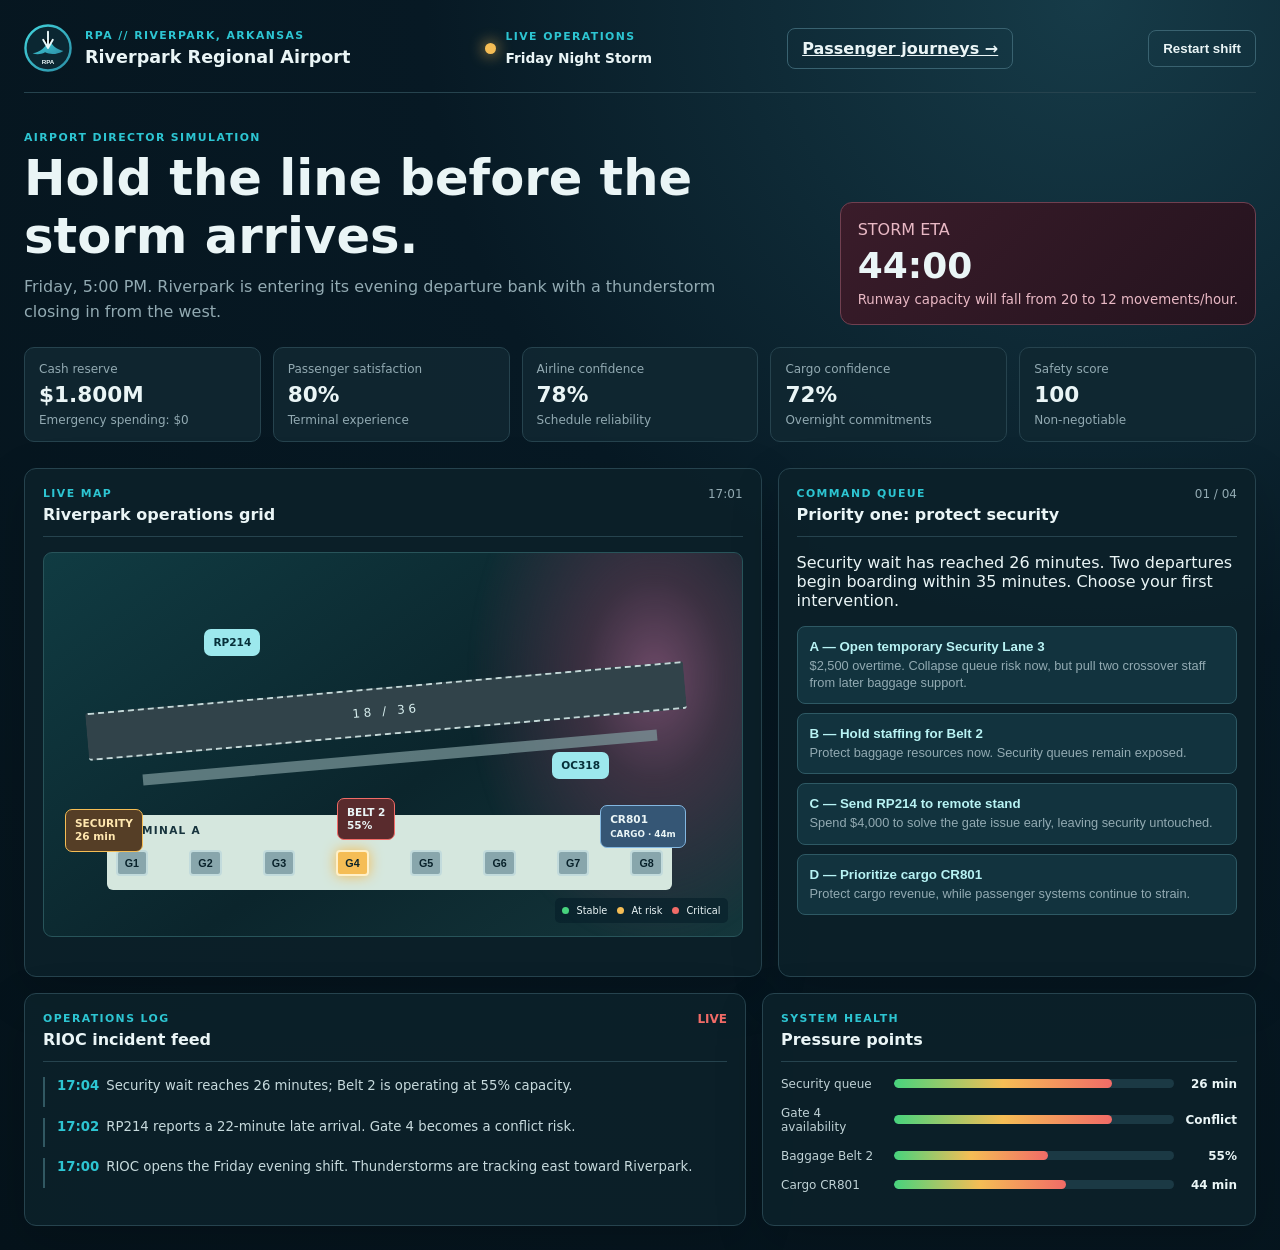
<file: index.html>
<!doctype html>
<html lang="en">
<head>
  <meta charset="utf-8">
  <meta name="viewport" content="width=device-width, initial-scale=1">
  <meta name="theme-color" content="#071924">
  <title>Riverpark Regional Airport | Friday Night Storm</title>
  <link rel="stylesheet" href="styles.css">
</head>
<body>
  <main class="app-shell">
    <header class="topbar">
      <div class="brand"><img src="assets/riverpark-logo.svg" alt="Riverpark Regional Airport logo"><div><p class="eyebrow">RPA // RIVERPARK, ARKANSAS</p><h1>Riverpark Regional Airport</h1></div></div>
      <div class="scenario"><span class="status-dot"></span><div><p class="eyebrow">LIVE OPERATIONS</p><strong>Friday Night Storm</strong></div></div>
      <a href="passenger.html" class="ghost">Passenger journeys →</a>
      <button id="restartTop" class="ghost">Restart shift</button>
    </header>
    <section class="hero">
      <div><p class="eyebrow">AIRPORT DIRECTOR SIMULATION</p><h2>Hold the line before the storm arrives.</h2><p id="briefingText">Friday, 5:00 PM. Riverpark is entering its evening departure bank with a thunderstorm closing in from the west.</p></div>
      <div class="storm-card"><span>STORM ETA</span><strong id="stormEta">45:00</strong><small id="stormLabel">Runway capacity will fall from 20 to 12 movements/hour.</small></div>
    </section>
    <section class="metrics" aria-label="Airport metrics">
      <article><span>Cash reserve</span><strong id="cash">$1.800M</strong><small id="cashNote">Emergency spending: $0</small></article>
      <article><span>Passenger satisfaction</span><strong id="passenger">80%</strong><small>Terminal experience</small></article>
      <article><span>Airline confidence</span><strong id="airline">78%</strong><small>Schedule reliability</small></article>
      <article><span>Cargo confidence</span><strong id="cargo">72%</strong><small>Overnight commitments</small></article>
      <article><span>Safety score</span><strong id="safety">100</strong><small>Non-negotiable</small></article>
    </section>
    <section class="workspace">
      <div class="map-panel panel">
        <div class="panel-heading"><div><p class="eyebrow">LIVE MAP</p><h3>Riverpark operations grid</h3></div><span id="clock">17:00</span></div>
        <div class="airport-map">
          <div class="storm-front"></div><div class="runway"><span>18 / 36</span></div><div class="taxiway"></div>
          <div class="terminal"><div class="terminal-label">TERMINAL A</div><div class="gates"><button class="gate">G1</button><button class="gate">G2</button><button class="gate">G3</button><button class="gate warning" id="gate4">G4</button><button class="gate">G5</button><button class="gate">G6</button><button class="gate">G7</button><button class="gate">G8</button></div></div>
          <div class="plane inbound" id="rp214">RP214</div><div class="plane outbound">OC318</div><div class="cargo-stand" id="cargoStand">CR801<br><small>CARGO</small></div>
          <div class="security-node" id="securityNode">SECURITY<br><strong>26 min</strong></div><div class="baggage-node" id="baggageNode">BELT 2<br><strong>55%</strong></div>
          <div class="legend"><span><i class="green"></i> Stable</span><span><i class="amber"></i> At risk</span><span><i class="red"></i> Critical</span></div>
        </div>
      </div>
      <aside class="panel command-panel"><div class="panel-heading"><div><p class="eyebrow">COMMAND QUEUE</p><h3 id="decisionTitle">Priority one: protect security</h3></div><span id="decisionStep">01 / 04</span></div><p id="decisionText">Security wait has reached 26 minutes. Two departures begin boarding within 35 minutes. Choose your first intervention.</p><div id="choices" class="choices"></div><div id="choiceResult" class="choice-result" aria-live="polite"></div></aside>
    </section>
    <section class="lower-grid">
      <section class="panel alerts"><div class="panel-heading"><div><p class="eyebrow">OPERATIONS LOG</p><h3>RIOC incident feed</h3></div><span class="live-tag">LIVE</span></div><ol id="log"></ol></section>
      <section class="panel status"><div class="panel-heading"><div><p class="eyebrow">SYSTEM HEALTH</p><h3>Pressure points</h3></div></div><div class="system-row"><span>Security queue</span><div class="bar"><b id="securityBar" style="width:82%"></b></div><strong id="securityValue">26 min</strong></div><div class="system-row"><span>Gate 4 availability</span><div class="bar"><b id="gateBar" style="width:78%"></b></div><strong id="gateValue">Conflict</strong></div><div class="system-row"><span>Baggage Belt 2</span><div class="bar"><b id="beltBar" style="width:55%"></b></div><strong id="beltValue">55%</strong></div><div class="system-row"><span>Cargo CR801</span><div class="bar"><b id="cargoBar" style="width:64%"></b></div><strong id="cargoValue">45 min</strong></div></section>
    </section>
    <section id="report" class="report hidden" aria-live="polite"><div class="report-card"><p class="eyebrow">SHIFT COMPLETE</p><h2 id="reportTitle">Riverpark holds the line.</h2><p id="reportSummary"></p><div id="scoreGrid" class="score-grid"></div><button id="restartReport" class="primary">Run the shift again</button></div></section>
  </main>
  <script src="app.js"></script>
</body>
</html>
</file>
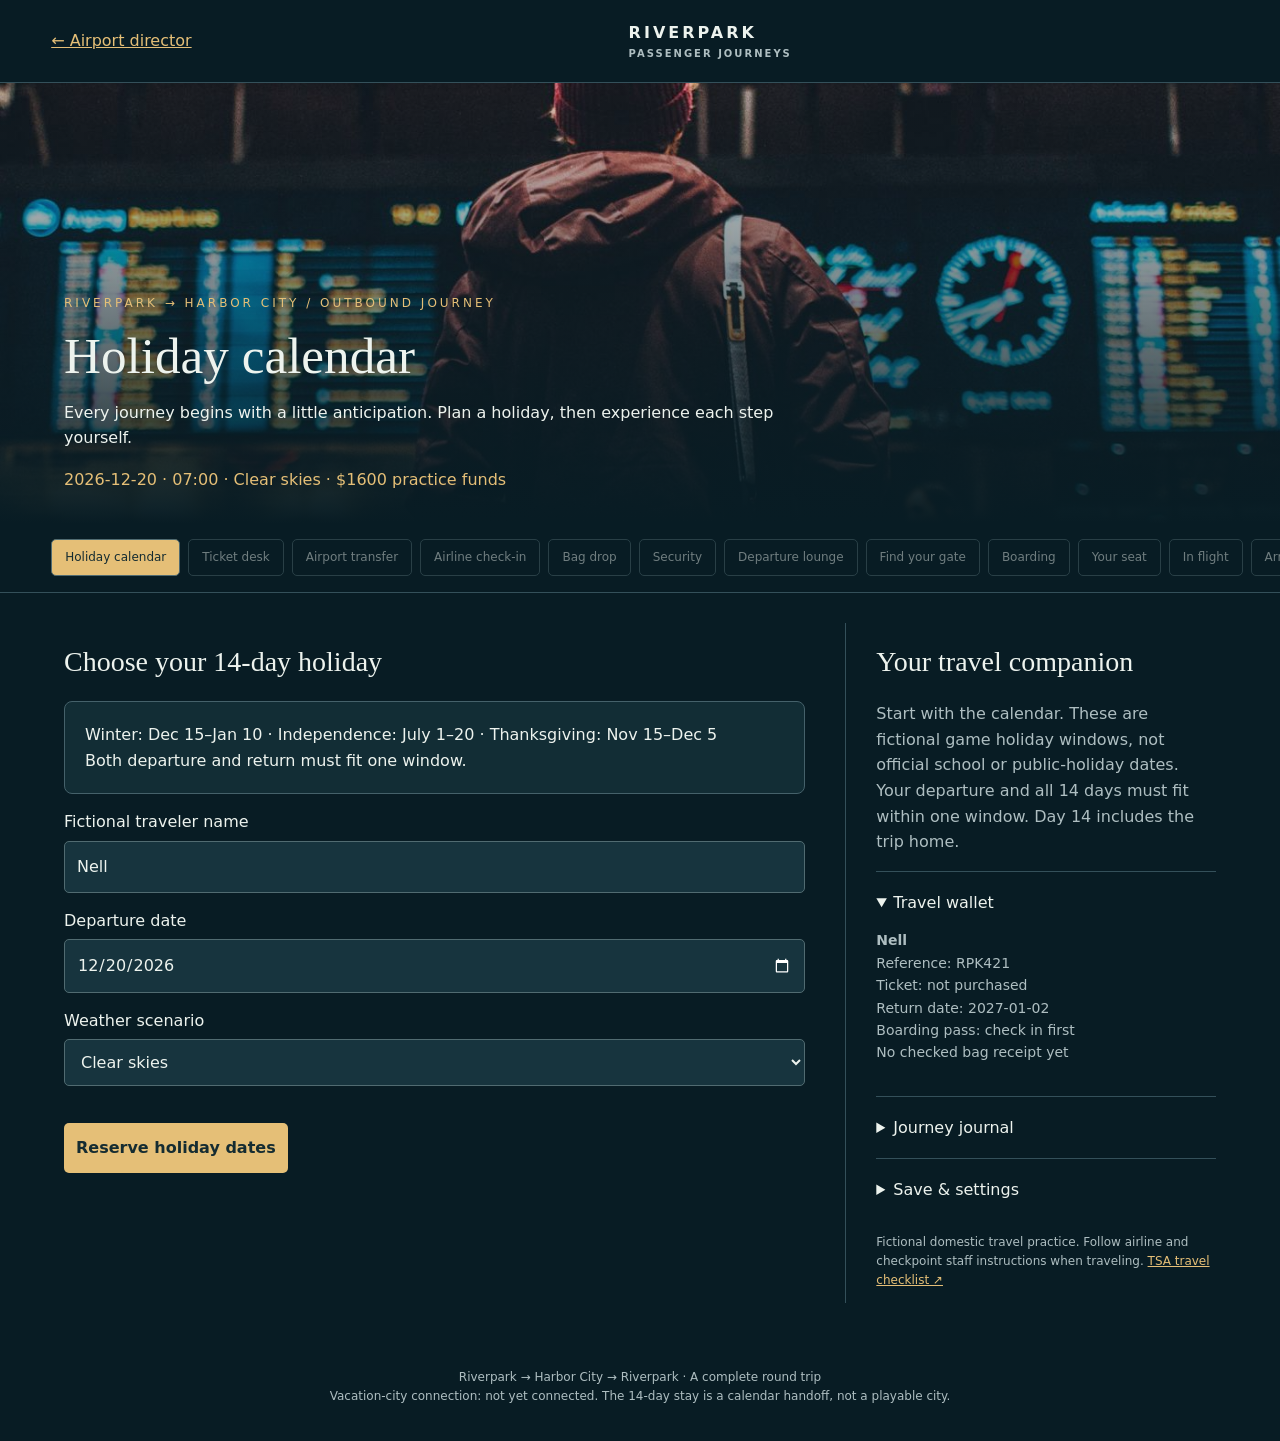
<file: passenger.html>
<!doctype html><html lang="en"><head><meta charset="utf-8"><meta name="viewport" content="width=device-width,initial-scale=1"><title>Riverpark · A journey of your own</title><link rel="stylesheet" href="passenger.css"></head><body><header><a href="index.html">← Airport director</a><b>RIVERPARK <small>PASSENGER JOURNEYS</small></b><span id="save-status" role="status"></span></header><main><section class="scene"><img id="scene-photo" src="assets/passenger/terminal.jpg" alt="Airport terminal"><div class="shade"></div><div class="scene-copy"><p id="route" class="eyebrow"></p><h1 id="title"></h1><p id="description"></p><div id="clock"></div></div></section><nav id="steps" aria-label="Journey progress"></nav><div class="workspace"><section class="work"><div id="feedback" role="status" aria-live="polite"></div><div id="activity"></div></section><aside><h2>Your travel companion</h2><p id="manual"></p><details open><summary>Travel wallet</summary><div id="wallet"></div></details><details><summary>Journey journal</summary><ol id="journal"></ol></details><details><summary>Save & settings</summary><p>Progress stays in this browser. Export a backup to move it to another device. Use fictional details only.</p><button id="export">Export journey</button><label>Restore backup<input id="import" type="file" accept="application/json"></label><button id="new">Start another journey</button><p id="storage-note"></p></details><p class="fine">Fictional domestic travel practice. Follow airline and checkpoint staff instructions when traveling. <a href="https://www.tsa.gov/travel/travel-tips/travel-checklist" target="_blank" rel="noopener">TSA travel checklist ↗</a></p></aside></div><footer>Riverpark → Harbor City → Riverpark · A complete round trip<br>Vacation-city connection: not yet connected. The 14-day stay is a calendar handoff, not a playable city.</footer></main><script src="passenger-core.js"></script><script src="passenger.js"></script></body></html>
</file>
<file: styles.css>
:root{--ink:#eaf5f6;--muted:#92aab2;--panel:#102731;--panel2:#0b2029;--line:#26434e;--sky:#2dc5d2;--green:#47d37d;--amber:#f5bd55;--red:#f16b67;--navy:#071924}*{box-sizing:border-box}body{margin:0;background:radial-gradient(circle at 85% 0,#163b48 0,#071924 40%,#05131b 100%);color:var(--ink);font-family:Inter,ui-sans-serif,system-ui,-apple-system,BlinkMacSystemFont,"Segoe UI",sans-serif;min-height:100vh}.app-shell{max-width:1440px;margin:auto;padding:24px}.topbar,.hero,.panel-heading,.brand,.scenario,.metrics,.workspace,.lower-grid{display:flex}.topbar{align-items:center;justify-content:space-between;border-bottom:1px solid var(--line);padding-bottom:20px;gap:18px}.brand{align-items:center;gap:13px}.brand img{width:48px;height:48px}.eyebrow{font-size:.68rem;letter-spacing:.13em;font-weight:800;color:var(--sky);margin:0 0 5px}.brand h1{font-size:1.1rem;margin:0}.scenario{align-items:center;gap:9px;text-align:left}.status-dot{width:11px;height:11px;border-radius:50%;background:var(--amber);box-shadow:0 0 15px var(--amber)}.scenario strong{font-size:.86rem}.ghost,.primary{border:1px solid #396270;background:transparent;color:var(--ink);padding:10px 14px;border-radius:8px;font-weight:750;cursor:pointer}.primary{background:var(--sky);color:#04212b;border:0;font-size:1rem;padding:13px 18px}.hero{justify-content:space-between;align-items:end;gap:25px;padding:38px 0 22px}.hero h2{font-size:clamp(1.8rem,4vw,3.1rem);margin:0 0 10px;max-width:720px}.hero>div>p:not(.eyebrow){color:var(--muted);max-width:740px;line-height:1.55;margin:0}.storm-card{min-width:210px;background:linear-gradient(135deg,#3a1c2a,#24131e);border:1px solid #704050;border-radius:12px;padding:17px}.storm-card span,.storm-card small{display:block;color:#e8b8c4}.storm-card strong{display:block;font-variant-numeric:tabular-nums;font-size:2.25rem;margin:6px 0}.metrics{gap:12px;overflow-x:auto;padding-bottom:10px}.metrics article{background:rgba(16,39,49,.9);border:1px solid var(--line);border-radius:10px;min-width:175px;padding:14px;flex:1}.metrics span,.metrics small{display:block;color:var(--muted);font-size:.75rem}.metrics strong{display:block;font-size:1.35rem;margin:6px 0}.workspace{gap:16px;margin-top:16px}.panel{background:rgba(11,32,41,.91);border:1px solid var(--line);border-radius:12px;padding:18px;box-shadow:0 16px 50px rgba(0,0,0,.16)}.map-panel{flex:1.35}.command-panel{flex:.85}.panel-heading{justify-content:space-between;align-items:start;border-bottom:1px solid var(--line);padding-bottom:12px;margin-bottom:15px}.panel-heading h3{font-size:1rem;margin:0}.panel-heading>span{font-size:.75rem;color:var(--muted)}.airport-map{height:385px;position:relative;overflow:hidden;border-radius:9px;background:linear-gradient(145deg,#103b42,#0b252c 56%,#14363b);border:1px solid #28545a}.storm-front{position:absolute;width:57%;height:150%;right:-16%;top:-42%;background:radial-gradient(ellipse,#6e4a68 0,rgba(85,54,76,.65) 25%,transparent 66%);filter:blur(3px)}.runway{position:absolute;left:6%;right:8%;top:35%;height:48px;border-radius:3px;background:#31434a;transform:rotate(-5deg);border-top:2px dashed #c3d7d7;border-bottom:2px dashed #c3d7d7;display:grid;place-items:center;color:#d8efef;font-size:.75rem;letter-spacing:.3em}.taxiway{position:absolute;left:14%;right:12%;top:52%;height:11px;background:#7e9a9d;transform:rotate(-5deg);opacity:.7}.terminal{position:absolute;left:9%;right:10%;bottom:12%;height:75px;border-radius:6px;background:#d5e7de;color:#17343d;padding:9px}.terminal-label{font-size:.66rem;font-weight:900;letter-spacing:.12em}.gates{display:flex;justify-content:space-between;gap:5px;margin-top:14px}.gate{background:#88a6ac;border:2px solid #c2dbdc;color:#08212a;border-radius:4px;padding:5px 7px;font-weight:900;font-size:.67rem}.gate.warning{background:var(--amber);border-color:#fff0c8;box-shadow:0 0 13px var(--amber)}.plane,.cargo-stand,.security-node,.baggage-node{position:absolute;border-radius:7px;padding:7px 9px;font-size:.66rem;font-weight:900;line-height:1.25}.plane{background:#9ce8ed;color:#07303a}.inbound{top:20%;left:23%;animation:float 2.8s ease-in-out infinite}.outbound{top:52%;right:19%}.cargo-stand{right:8%;top:66%;background:#355675;border:1px solid #82b6e0}.security-node{left:3%;top:67%;background:#553e26;border:1px solid var(--amber);color:#ffe7af}.baggage-node{left:42%;top:64%;background:#592b2d;border:1px solid var(--red)}.legend{position:absolute;right:14px;bottom:13px;display:flex;gap:10px;font-size:.61rem;background:#06202aab;padding:7px;border-radius:5px}.legend i{display:inline-block;width:7px;height:7px;border-radius:50%;margin-right:4px}.green{background:var(--green)}.amber{background:var(--amber)}.red{background:var(--red)}.choices{display:grid;gap:9px}.choice{background:#12333e;border:1px solid #2e5964;color:var(--ink);border-radius:8px;padding:12px;text-align:left;cursor:pointer;transition:.18s}.choice:hover{border-color:var(--sky);transform:translateY(-1px)}.choice strong{display:block;color:#b8f3f4;margin-bottom:3px}.choice span{color:var(--muted);font-size:.8rem;line-height:1.35}.choice:disabled{opacity:.55;cursor:not-allowed}.choice-result{color:#b8d9db;font-size:.86rem;line-height:1.45;margin-top:15px;min-height:28px}.lower-grid{gap:16px;margin-top:16px}.alerts{flex:1.2}.status{flex:.8}#log{list-style:none;margin:0;padding:0;max-height:220px;overflow:auto}#log li{border-left:2px solid #315862;padding:0 0 11px 12px;margin:0 0 11px;color:#c7dadd;font-size:.83rem;line-height:1.4}#log time{color:var(--sky);font-weight:800;margin-right:7px}.live-tag{color:var(--red)!important;font-weight:900}.system-row{display:grid;grid-template-columns:105px 1fr 55px;gap:8px;align-items:center;font-size:.75rem;margin:15px 0}.system-row>span{color:#bfd1d5}.system-row strong{text-align:right}.bar{height:9px;background:#1b3944;border-radius:10px;overflow:hidden}.bar b{display:block;height:100%;border-radius:10px;background:linear-gradient(90deg,var(--green),var(--amber),var(--red))}.report{position:fixed;inset:0;background:#020c12d9;display:grid;place-items:center;padding:20px;z-index:3}.report-card{background:linear-gradient(145deg,#173b45,#0a2028);border:1px solid #47717c;border-radius:14px;max-width:680px;width:100%;padding:32px;text-align:center;box-shadow:0 24px 70px #000}.report-card h2{font-size:2rem;margin:5px 0 10px}.report-card>p:not(.eyebrow){color:#c0d3d6;line-height:1.55}.score-grid{display:grid;grid-template-columns:repeat(3,1fr);gap:9px;margin:22px 0}.score-grid div{background:#0a222c;border:1px solid #31515a;border-radius:8px;padding:12px}.score-grid span{display:block;color:var(--muted);font-size:.72rem}.score-grid strong{display:block;font-size:1.25rem;margin-top:4px}.hidden{display:none}@keyframes float{50%{transform:translate(9px,-5px)}}@media(max-width:900px){.workspace,.lower-grid{flex-direction:column}.hero{align-items:start;flex-direction:column}.storm-card{width:100%}.map-panel,.command-panel{width:100%}}@media(max-width:600px){.app-shell{padding:15px}.topbar{flex-wrap:wrap}.scenario{order:3;width:100%}.airport-map{height:320px}.system-row{grid-template-columns:87px 1fr 48px}.score-grid{grid-template-columns:1fr 1fr}.gates{gap:2px}.gate{padding:4px}.runway{left:1%;right:1%}}
</file>
<file: passenger.css>
:root{color-scheme:dark;--ink:#edf3ee;--muted:#aebec1;--gold:#e5bf77;--panel:#122d35}*{box-sizing:border-box}body{margin:0;background:#081c24;color:var(--ink);font:16px/1.6 system-ui,sans-serif}header{display:flex;align-items:center;justify-content:space-between;gap:20px;padding:20px 4vw;border-bottom:1px solid #34505a}a{color:var(--gold)}header b{letter-spacing:3px}small{display:block;font-size:10px;letter-spacing:2px;color:var(--muted)}main{max-width:1600px;margin:auto}.scene{height:440px;position:relative;overflow:hidden}.scene img{width:100%;height:100%;object-fit:cover}.shade{position:absolute;inset:0;background:linear-gradient(0deg,#081c24 0%,#081c2477 60%,#081c2422)}.scene-copy{position:absolute;bottom:30px;left:5%;max-width:800px;padding-right:20px}.eyebrow{color:var(--gold);letter-spacing:3px;font-size:12px;text-transform:uppercase}h1{font:clamp(36px,4vw,62px)/1.1 Georgia,serif;margin:14px 0}h2{font:28px Georgia,serif}h3{font-size:20px}#clock{color:var(--gold)}nav{display:flex;gap:8px;padding:16px 4vw;overflow:auto;border-bottom:1px solid #34505a}nav button{flex:none;font-size:12px;padding:8px 13px;background:transparent}nav button[aria-current=step]{background:var(--gold);color:#152c31}.workspace{display:grid;grid-template-columns:minmax(0,2fr) minmax(270px,1fr);gap:40px;padding:30px 5%}.work,aside{min-width:0}aside{border-left:1px solid #34505a;padding-left:30px;color:var(--muted)}aside h2{color:var(--ink)}button,select,input{font:inherit;border:1px solid #516b71;border-radius:5px;color:var(--ink);background:#17343e;padding:12px}button{cursor:pointer}button:hover{border-color:var(--gold)}button:focus-visible,a:focus-visible,input:focus-visible,select:focus-visible{outline:3px solid var(--gold);outline-offset:3px}button:disabled{opacity:.45;cursor:default}.primary{background:var(--gold);color:#152c31;border:0;font-weight:700;margin-top:22px}.options{display:grid;grid-template-columns:repeat(auto-fit,minmax(160px,1fr));gap:12px}.card{padding:20px;border:1px solid #45616a;border-radius:8px;margin:14px 0;background:var(--panel)}label{display:block;margin:15px 0}label input:not([type=checkbox]),label select{display:block;width:100%;margin-top:6px}input[type=checkbox]{width:20px;height:20px;vertical-align:middle;margin-right:12px}details{border-top:1px solid #34505a;padding:18px 0}summary{cursor:pointer;color:var(--ink)}#feedback:not(:empty){padding:14px;background:#314c42;border-left:3px solid var(--gold);margin-bottom:20px}#wallet{font-size:14px}.fine,footer{font-size:12px;color:var(--muted)}footer{text-align:center;padding:35px}.seats{display:grid;grid-template-columns:repeat(3,1fr);gap:10px;max-width:420px}.seats button:nth-child(3n+2){margin-right:25px}.selected{border:2px solid var(--gold);background:#42524a}progress{width:100%;accent-color:var(--gold)}.weather{background:#805126;padding:8px 14px;border-radius:5px}.night .scene img{filter:brightness(.55) saturate(.7)}@media(max-width:760px){header{flex-wrap:wrap}header b{font-size:13px}.scene{height:380px}.workspace{grid-template-columns:1fr;gap:15px}aside{border-left:0;border-top:1px solid #45616a;padding:15px 0}nav{padding:12px}.scene-copy{left:6%}}@media(prefers-reduced-motion:no-preference){.scene img{animation:arrive 1s ease-out}@keyframes arrive{from{transform:scale(1.04)}to{transform:scale(1)}}}
body[data-weather=rain] .scene::after,body[data-weather=storm] .scene::after{content:"";position:absolute;inset:0;pointer-events:none;background:repeating-linear-gradient(110deg,transparent 0 35px,#b6d8eb24 36px 37px,transparent 38px 70px);animation:rain 1s linear infinite}body[data-weather=snow] .scene::after{content:"";position:absolute;inset:0;pointer-events:none;background:radial-gradient(circle,#fff9 1px,transparent 3px) 0 0/70px 70px;animation:rain 8s linear infinite}@keyframes rain{to{background-position:70px 140px}}@media(prefers-reduced-motion:reduce){.scene::after{animation:none!important}}
</file>
